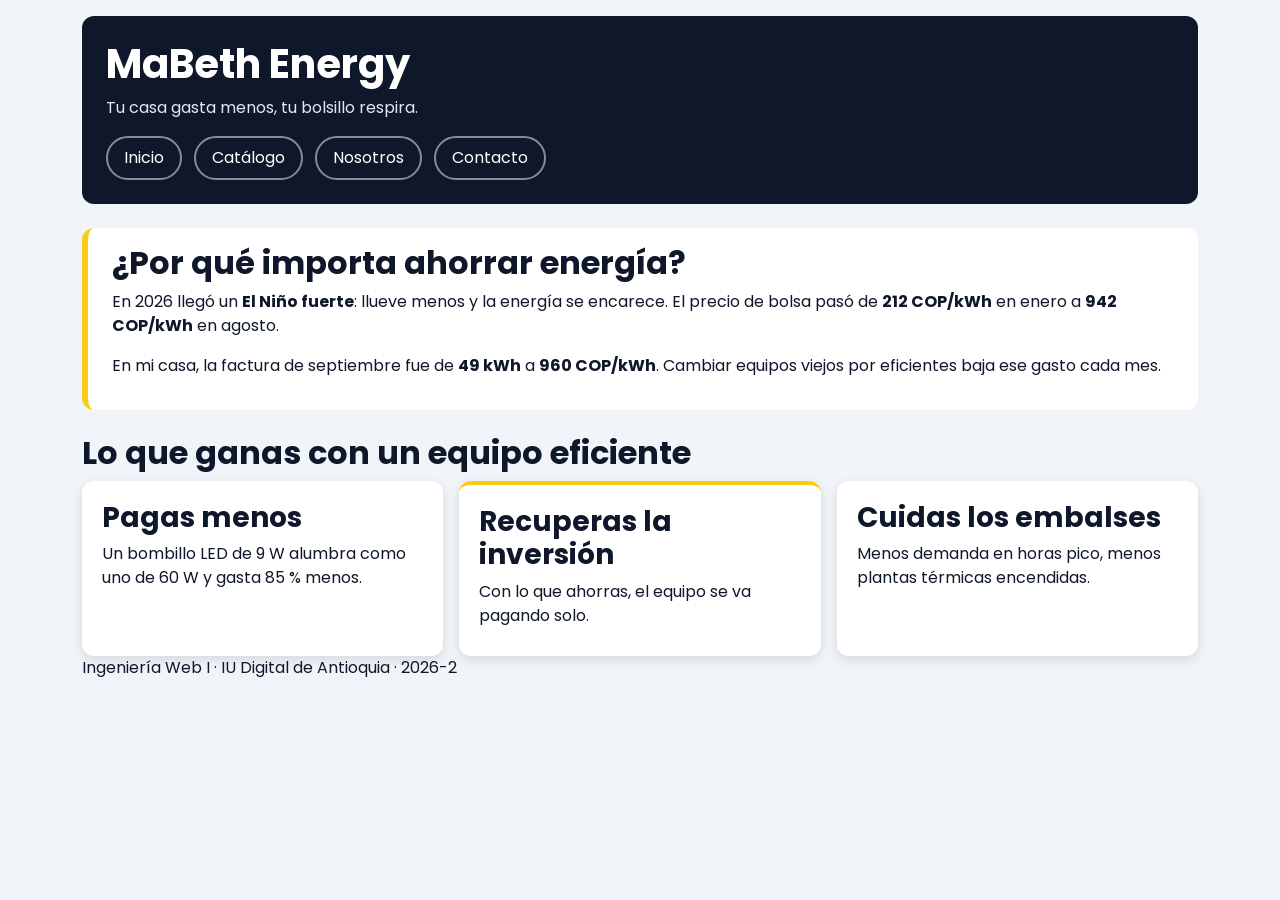
<file: index.html>
<!DOCTYPE html>
<html lang="es">
    <head>
        <meta charset="UTF-8">
        <meta name="viewport" content="width=device-width, initial-scale=1.0">
        <title>Inicio | MaBeth Energy</title>
        <link rel="stylesheet" href="https://cdn.jsdelivr.net/npm/bootstrap@5.3.3/dist/css/bootstrap.min.css">
        <link rel="preconnect" href="https://fonts.googleapis.com">
        <link rel="preconnect" href="https://fonts.gstatic.com" crossorigin>
        <link rel="stylesheet" href="https://fonts.googleapis.com/css2?family=Poppins:wght@400;700&display=swap">
        <link rel="stylesheet" href="css/estilos.css">
    </head>
    <body class="container py-3">
                <header>
            <h1>MaBeth Energy</h1>
            <p>Tu casa gasta menos, tu bolsillo respira.</p>
            <nav>
                <a href="index.html">Inicio</a>
                <a href="catalogo.html">Catálogo</a>
                <a href="nosotros.html">Nosotros</a>
                <a href="contacto.html">Contacto</a>
            </nav>
        </header>
        <main>
            <section id="intro">
                <h2>¿Por qué importa ahorrar energía?</h2>
                <p>En 2026 llegó un <strong>El Niño fuerte</strong>: llueve menos y la energía se encarece. El precio de bolsa pasó de <strong>212 COP/kWh</strong> en enero a <strong>942 COP/kWh</strong> en agosto.</p>
                <p>En mi casa, la factura de septiembre fue de <strong>49 kWh</strong> a <strong>960 COP/kWh</strong>. Cambiar equipos viejos por eficientes baja ese gasto cada mes.</p>
            </section>
            <section>
                <h2>Lo que ganas con un equipo eficiente</h2>
                <div class="tarjetas">
                    <article class="tarjeta">
                        <h3>Pagas menos</h3>
                        <p>Un bombillo LED de 9 W alumbra como uno de 60 W y gasta 85 % menos.</p>
                    </article>
                    <article class="tarjeta">
                        <h3>Recuperas la inversión</h3>
                        <p>Con lo que ahorras, el equipo se va pagando solo.</p>
                    </article>
                    <article class="tarjeta">
                        <h3>Cuidas los embalses</h3>
                        <p>Menos demanda en horas pico, menos plantas térmicas encendidas.</p>
                    </article>
                </div>
            </section>
        </main>
        <footer>
            <p>Ingeniería Web I · IU Digital de Antioquia · 2026-2</p>
        </footer>
    </body>
</html>
</file>
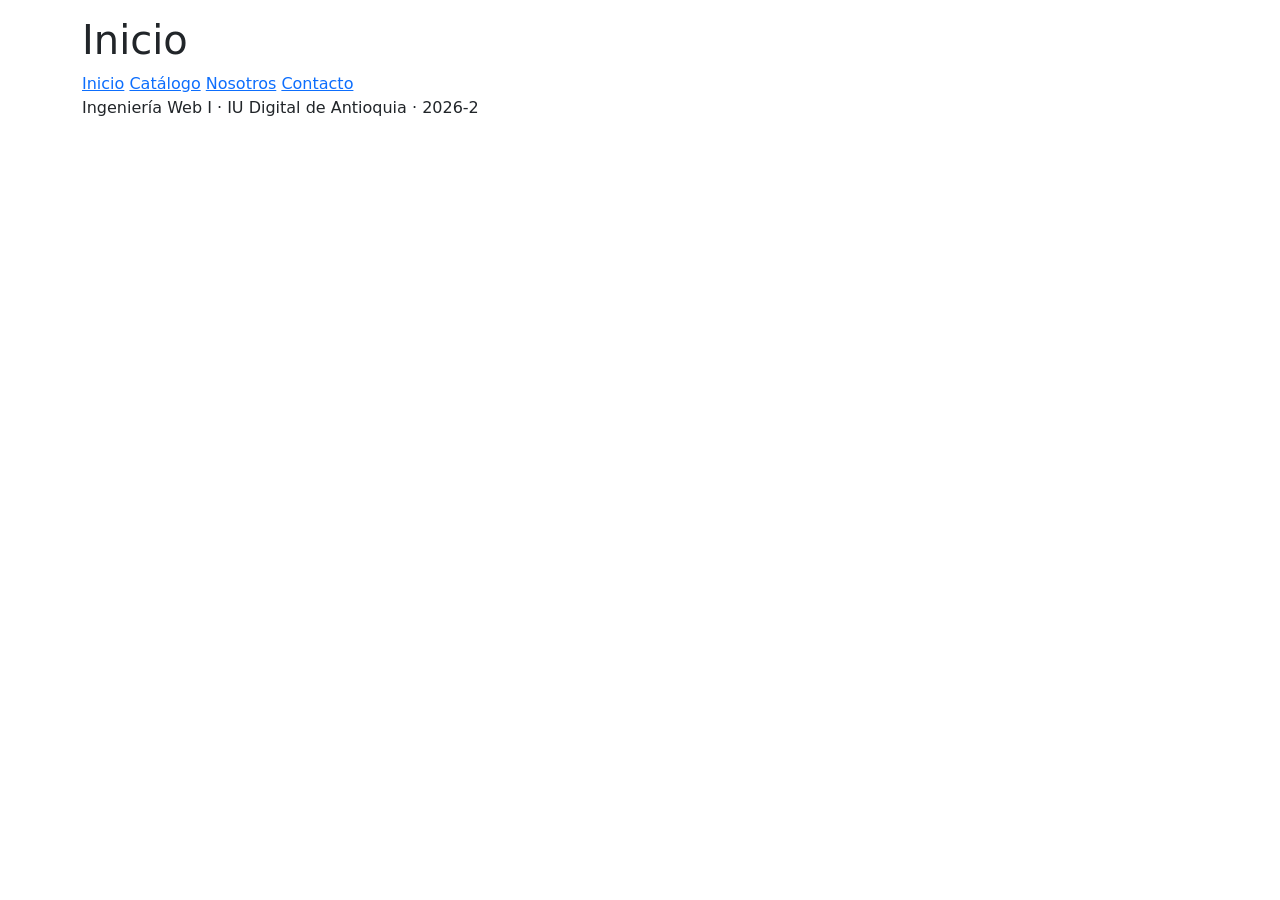
<file: tienda/index.html>
<!DOCTYPE html>
<html lang="es">
    <head>
        <meta charset="UTF-8">
        <meta name="viewport" content="width=device-width, initial-scale=1.0">
        <title>Inicio | MaBeth Energy</title>
        <link rel="stylesheet" href="https://cdn.jsdelivr.net/npm/bootstrap@5.3.3/dist/css/bootstrap.min.css">
        <link rel="stylesheet" href="css/estilos.css">
    </head>
    <body class="container py-3">
        <header>
            <h1>Inicio</h1>
            <nav>
                <a href="index.html">Inicio</a>
                <a href="catalogo.html">Catálogo</a>
                <a href="nosotros.html">Nosotros</a>
                <a href="contacto.html">Contacto</a>
            </nav>
        </header>
        <main>
            <!-- TODO: contenido de Inicio -->
        </main>
        <footer>
            <p>Ingeniería Web I · IU Digital de Antioquia · 2026-2</p>
        </footer>
    </body>
</html>
</file>
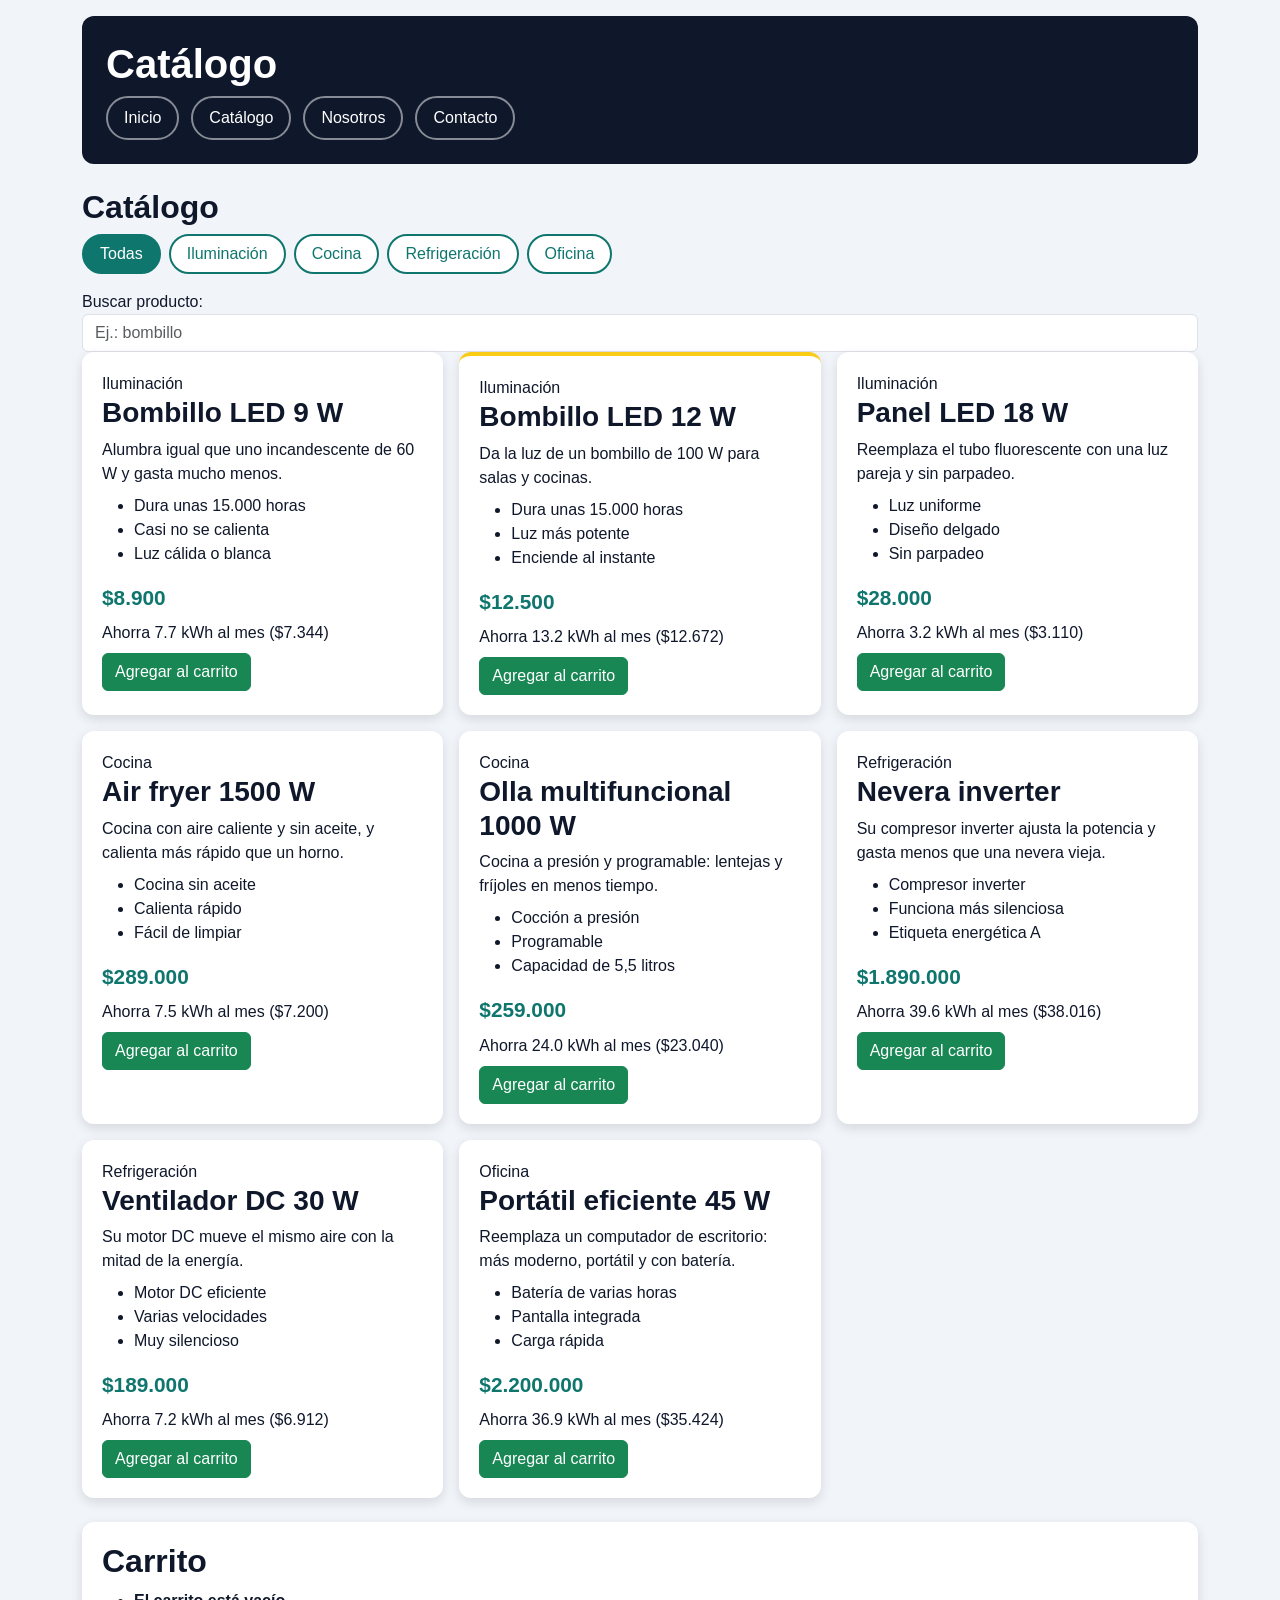
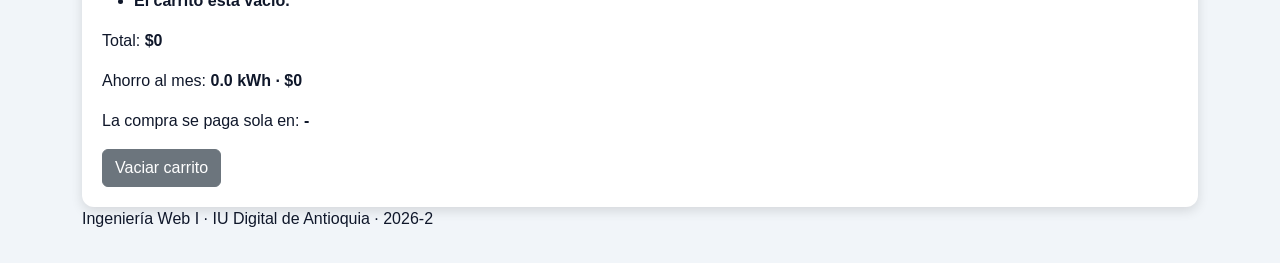
<file: catalogo.html>
<!DOCTYPE html>
<html lang="es">
    <head>
        <meta charset="UTF-8">
        <meta name="viewport" content="width=device-width, initial-scale=1.0">
        <title>Catálogo | MaBeth Energy</title>
        <link rel="stylesheet" href="https://cdn.jsdelivr.net/npm/bootstrap@5.3.3/dist/css/bootstrap.min.css">
        <link rel="stylesheet" href="css/estilos.css">
    </head>
    <body class="container py-3">
        <header>
            <h1>Catálogo</h1>
            <nav>
                <a href="index.html">Inicio</a>
                <a href="catalogo.html">Catálogo</a>
                <a href="nosotros.html">Nosotros</a>
                <a href="contacto.html">Contacto</a>
            </nav>
        </header>
        <main>
            <section>
                <h2>Catálogo</h2>
                <div class="filtros">
                    <button type="button" class="filtro activo" data-categoria="todas">Todas</button>
                    <button type="button" class="filtro" data-categoria="iluminacion">Iluminación</button>
                    <button type="button" class="filtro" data-categoria="cocina">Cocina</button>
                    <button type="button" class="filtro" data-categoria="refrigeracion">Refrigeración</button>
                    <button type="button" class="filtro" data-categoria="oficina">Oficina</button>
                </div>
                <label for="buscador">Buscar producto:</label>
                <input class="form-control" type="text" id="buscador" placeholder="Ej.: bombillo">
                <div id="productos" class="tarjetas"></div>
                </section>
                <section id="carrito">
                    <h2>Carrito</h2>
                    <ul id="lista-carrito"></ul>
                    <p>Total: <strong id="total">$0</strong></p>
                    <p>Ahorro al mes: <strong id="ahorro">0 kWh · $0</strong></p>
                    <p>La compra se paga sola en: <strong id="meses">-</strong></p>
                    <button type="button" id="vaciar" class="btn btn-secondary">Vaciar carrito</button>
                </section>
            </main>
            <footer>
            <p>Ingeniería Web I · IU Digital de Antioquia · 2026-2</p>
        </footer>
        <script src="js/tienda.js"></script>
    </body>
</html>
</file>
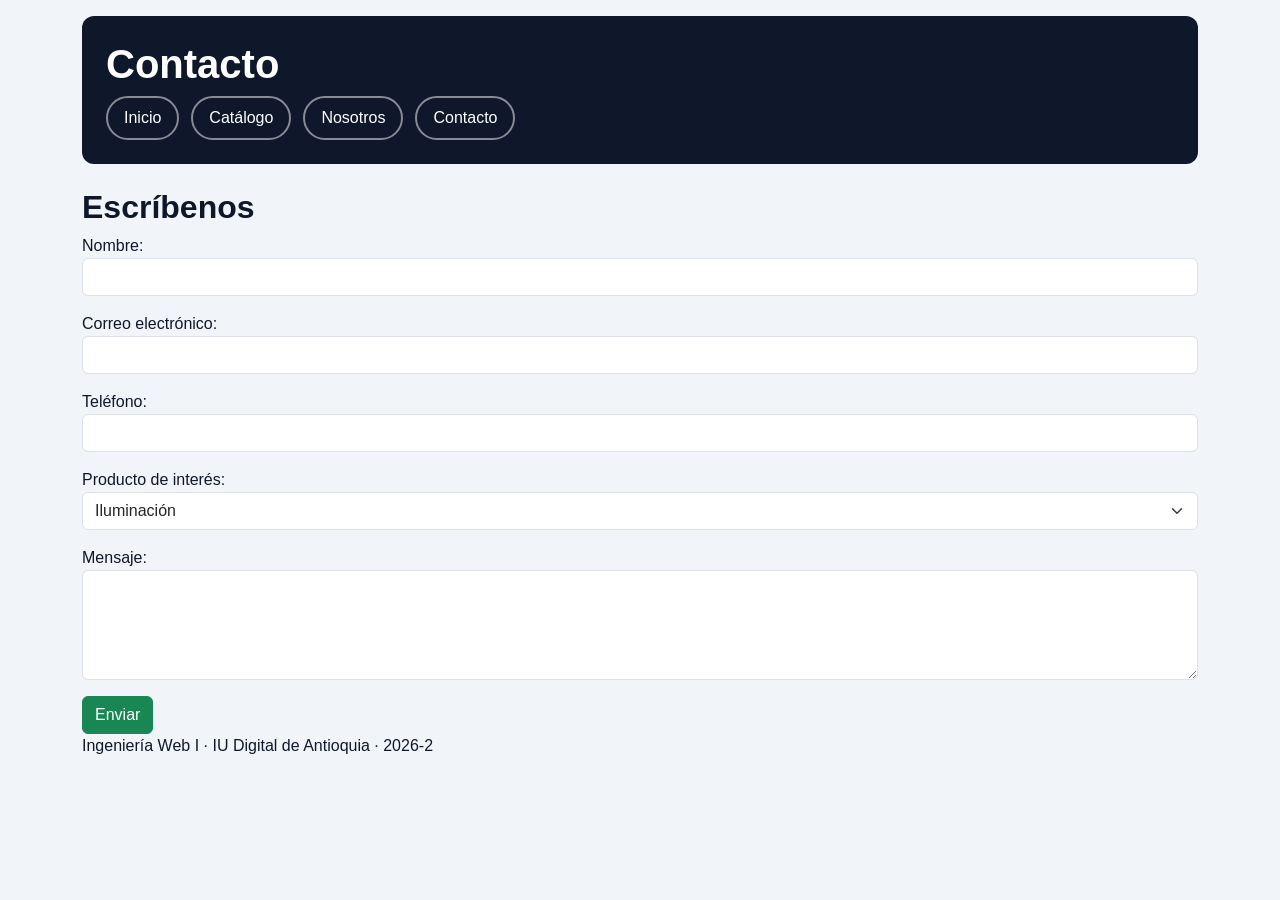
<file: contacto.html>
<!DOCTYPE html>
<html lang="es">
    <head>
        <meta charset="UTF-8">
        <meta name="viewport" content="width=device-width, initial-scale=1.0">
        <title>Contacto | MaBeth Energy</title>
        <link rel="stylesheet" href="https://cdn.jsdelivr.net/npm/bootstrap@5.3.3/dist/css/bootstrap.min.css">
        <link rel="stylesheet" href="css/estilos.css">
    </head>
    <body class="container py-3">
        <header>
            <h1>Contacto</h1>
            <nav>
                <a href="index.html">Inicio</a>
                <a href="catalogo.html">Catálogo</a>
                <a href="nosotros.html">Nosotros</a>
                <a href="contacto.html">Contacto</a>
            </nav>
        </header>
                <main>
            <section>
                <h2>Escríbenos</h2>
                <form action="contacto.html" method="get">
                    <p>
                        <label for="nombre">Nombre:</label>
                        <input class="form-control" type="text" id="nombre" name="nombre" required>
                    </p>
                    <p>
                        <label for="correo">Correo electrónico:</label>
                        <input class="form-control" type="email" id="correo" name="correo" required>
                    </p>
                    <p>
                        <label for="telefono">Teléfono:</label>
                        <input class="form-control" type="tel" id="telefono" name="telefono">
                    </p>
                    <p>
                        <label for="interes">Producto de interés:</label>
                        <select class="form-select" id="interes" name="interes">
                            <option value="iluminacion">Iluminación</option>
                            <option value="cocina">Cocina</option>
                            <option value="refrigeracion">Refrigeración</option>
                            <option value="oficina">Oficina</option>
                        </select>
                    </p>
                    <p>
                        <label for="mensaje">Mensaje:</label>
                        <textarea class="form-control" id="mensaje" name="mensaje" rows="4" required></textarea>
                    </p>
                    <button class="btn btn-success" type="submit">Enviar</button>
                </form>
            </section>
        </main>
        <footer>
            <p>Ingeniería Web I · IU Digital de Antioquia · 2026-2</p>
        </footer>
    </body>
</html>
</file>
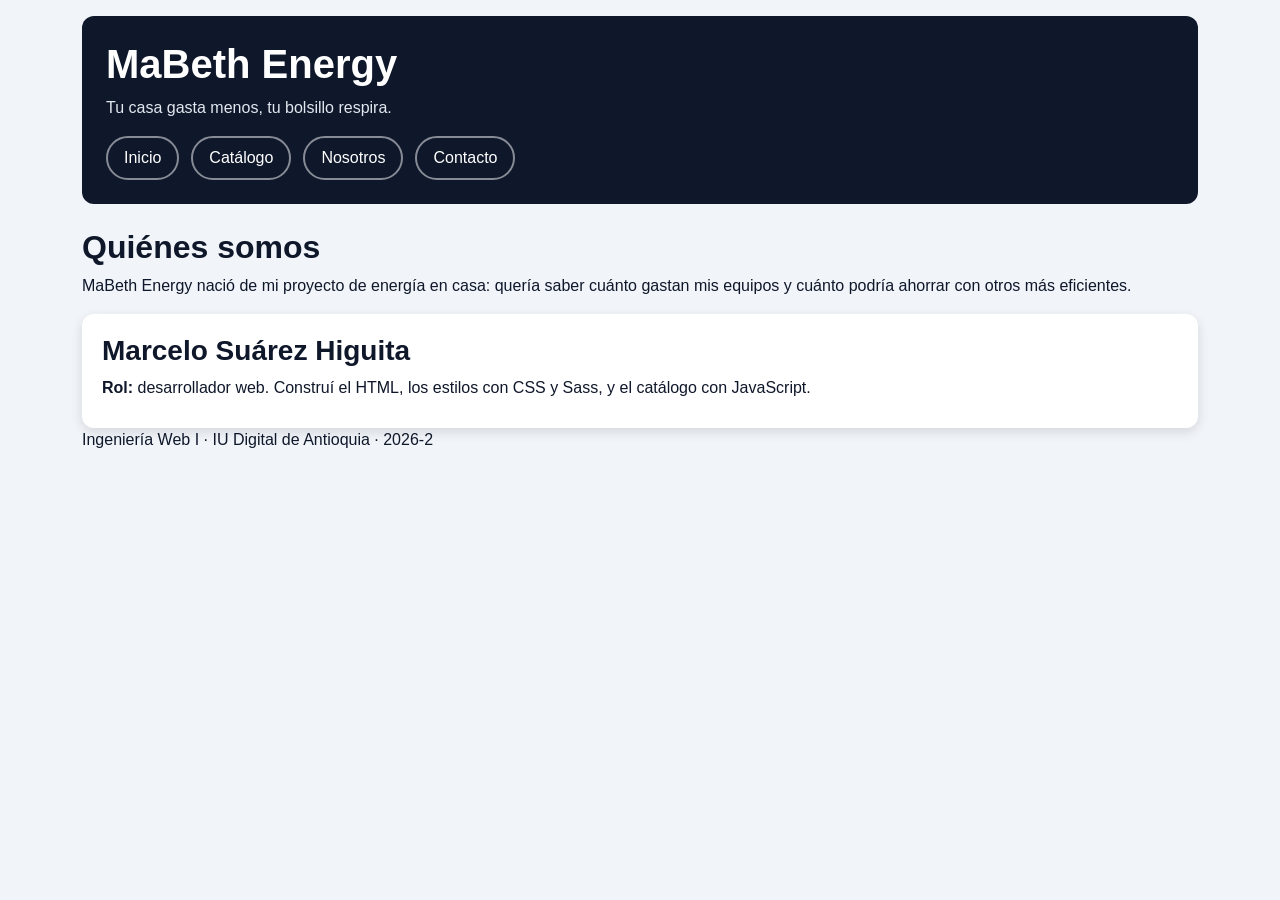
<file: nosotros.html>
<!DOCTYPE html>
<html lang="es">
    <head>
        <meta charset="UTF-8">
        <meta name="viewport" content="width=device-width, initial-scale=1.0">
        <title>Nosotros | MaBeth Energy</title>
        <link rel="stylesheet" href="https://cdn.jsdelivr.net/npm/bootstrap@5.3.3/dist/css/bootstrap.min.css">
        <link rel="stylesheet" href="css/estilos.css">
    </head>
    <body class="container py-3">
              <header>
            <h1>MaBeth Energy</h1>
            <p>Tu casa gasta menos, tu bolsillo respira.</p>
            <nav>
                <a href="index.html">Inicio</a>
                <a href="catalogo.html">Catálogo</a>
                <a href="nosotros.html">Nosotros</a>
                <a href="contacto.html">Contacto</a>
            </nav>
        </header>
        <main>
            <section>
                <h2>Quiénes somos</h2>
                <p>MaBeth Energy nació de mi proyecto de energía en casa: quería saber cuánto gastan mis equipos y cuánto podría ahorrar con otros más eficientes.</p>
                <article class="tarjeta">
                    <h3>Marcelo Suárez Higuita</h3>
                    <p><strong>Rol:</strong> desarrollador web. Construí el HTML, los estilos con CSS y Sass, y el catálogo con JavaScript.</p>
                </article>
            </section>
        </main>
        <footer>
            <p>Ingeniería Web I · IU Digital de Antioquia · 2026-2</p>
        </footer>
    </body>
</html>
</file>
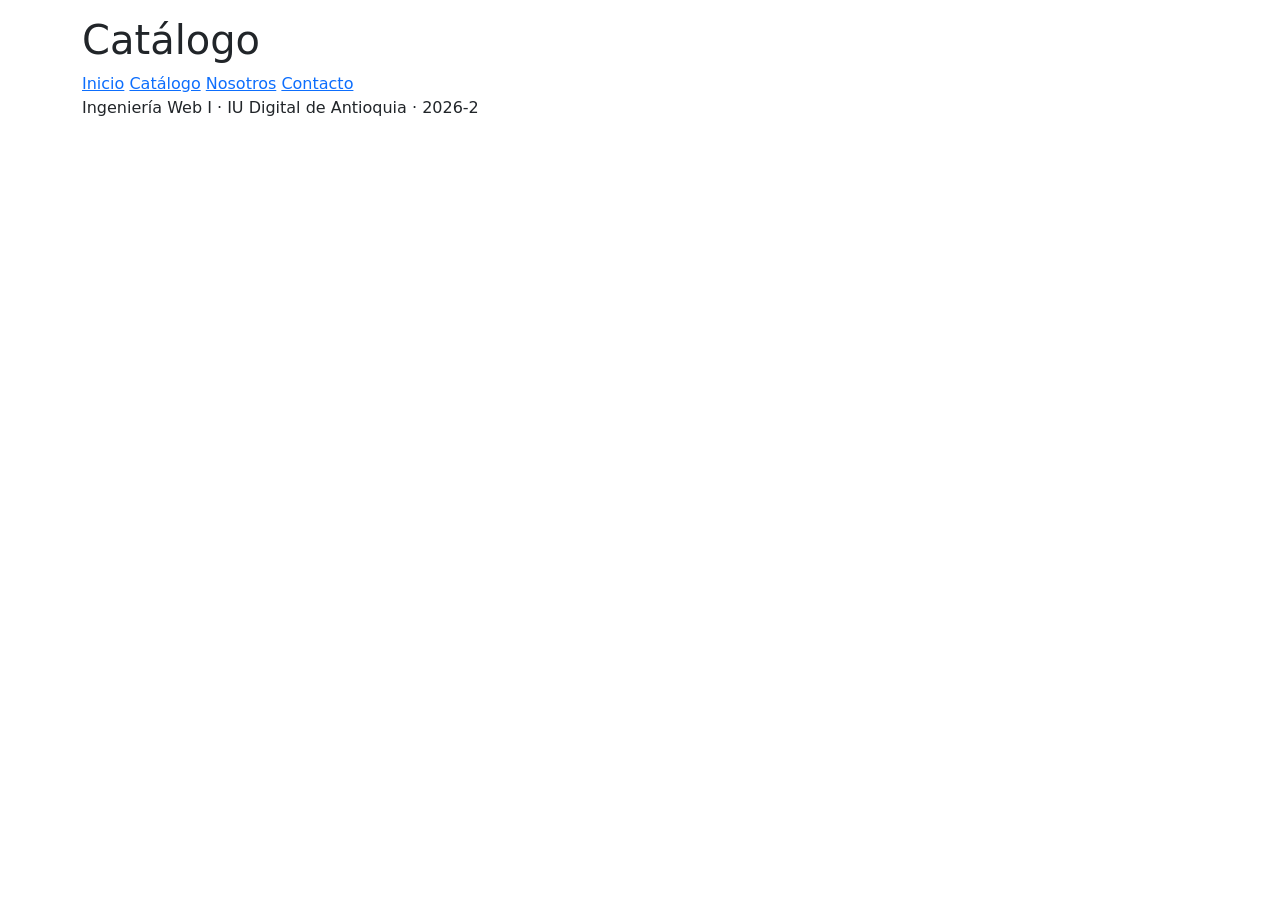
<file: tienda/catalogo.html>
<!DOCTYPE html>
<html lang="es">
    <head>
        <meta charset="UTF-8">
        <meta name="viewport" content="width=device-width, initial-scale=1.0">
        <title>Catálogo | MaBeth Energy</title>
        <link rel="stylesheet" href="https://cdn.jsdelivr.net/npm/bootstrap@5.3.3/dist/css/bootstrap.min.css">
        <link rel="stylesheet" href="css/estilos.css">
    </head>
    <body class="container py-3">
        <header>
            <h1>Catálogo</h1>
            <nav>
                <a href="index.html">Inicio</a>
                <a href="catalogo.html">Catálogo</a>
                <a href="nosotros.html">Nosotros</a>
                <a href="contacto.html">Contacto</a>
            </nav>
        </header>
        <main>
            <!-- TODO: contenido de Catálogo -->
        </main>
        <footer>
            <p>Ingeniería Web I · IU Digital de Antioquia · 2026-2</p>
        </footer>
        <script src="js/tienda.js"></script>
    </body>
</html>
</file>
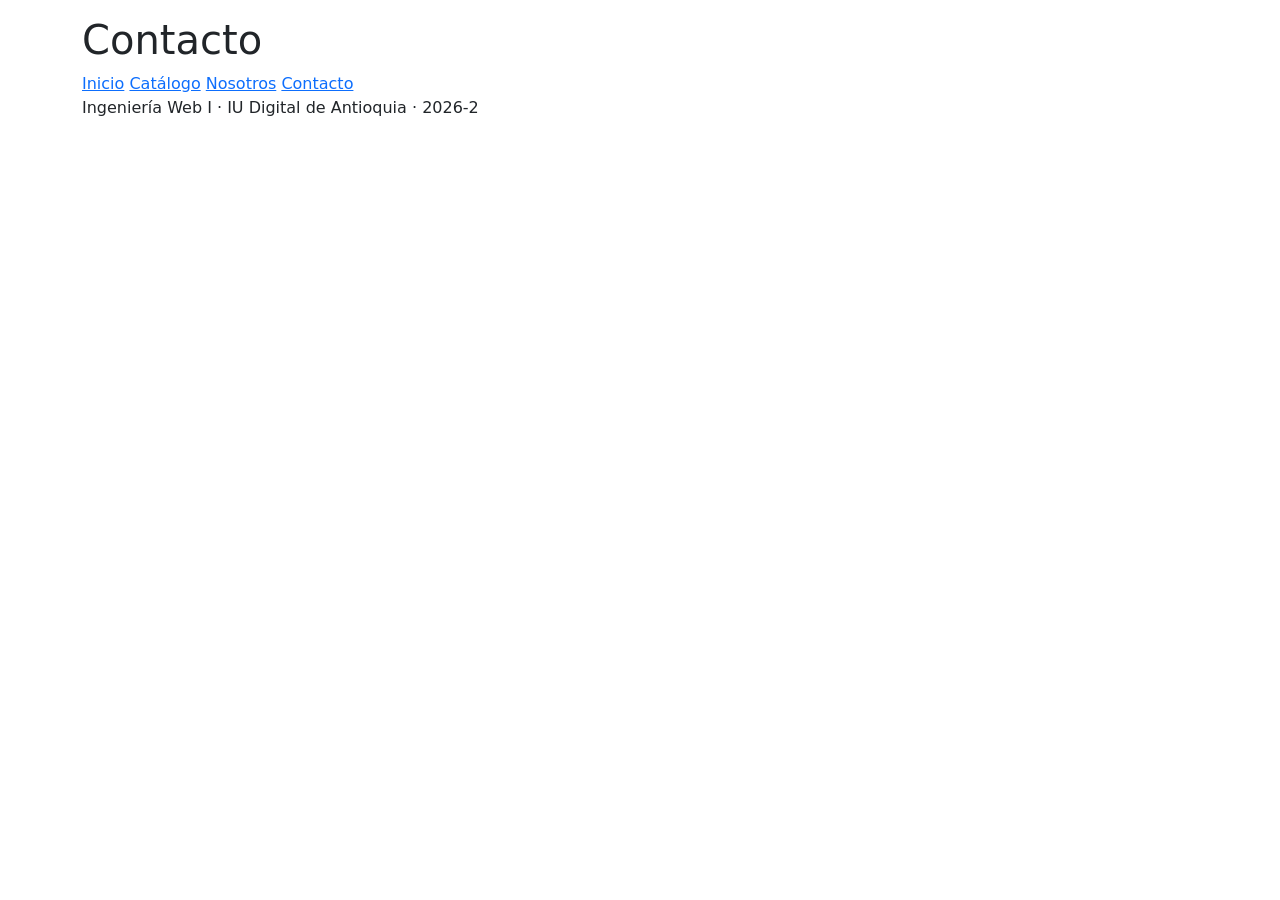
<file: tienda/contacto.html>
<!DOCTYPE html>
<html lang="es">
    <head>
        <meta charset="UTF-8">
        <meta name="viewport" content="width=device-width, initial-scale=1.0">
        <title>Contacto | MaBeth Energy</title>
        <link rel="stylesheet" href="https://cdn.jsdelivr.net/npm/bootstrap@5.3.3/dist/css/bootstrap.min.css">
        <link rel="stylesheet" href="css/estilos.css">
    </head>
    <body class="container py-3">
        <header>
            <h1>Contacto</h1>
            <nav>
                <a href="index.html">Inicio</a>
                <a href="catalogo.html">Catálogo</a>
                <a href="nosotros.html">Nosotros</a>
                <a href="contacto.html">Contacto</a>
            </nav>
        </header>
        <main>
            <!-- TODO: contenido de Contacto -->
        </main>
        <footer>
            <p>Ingeniería Web I · IU Digital de Antioquia · 2026-2</p>
        </footer>
    </body>
</html>
</file>
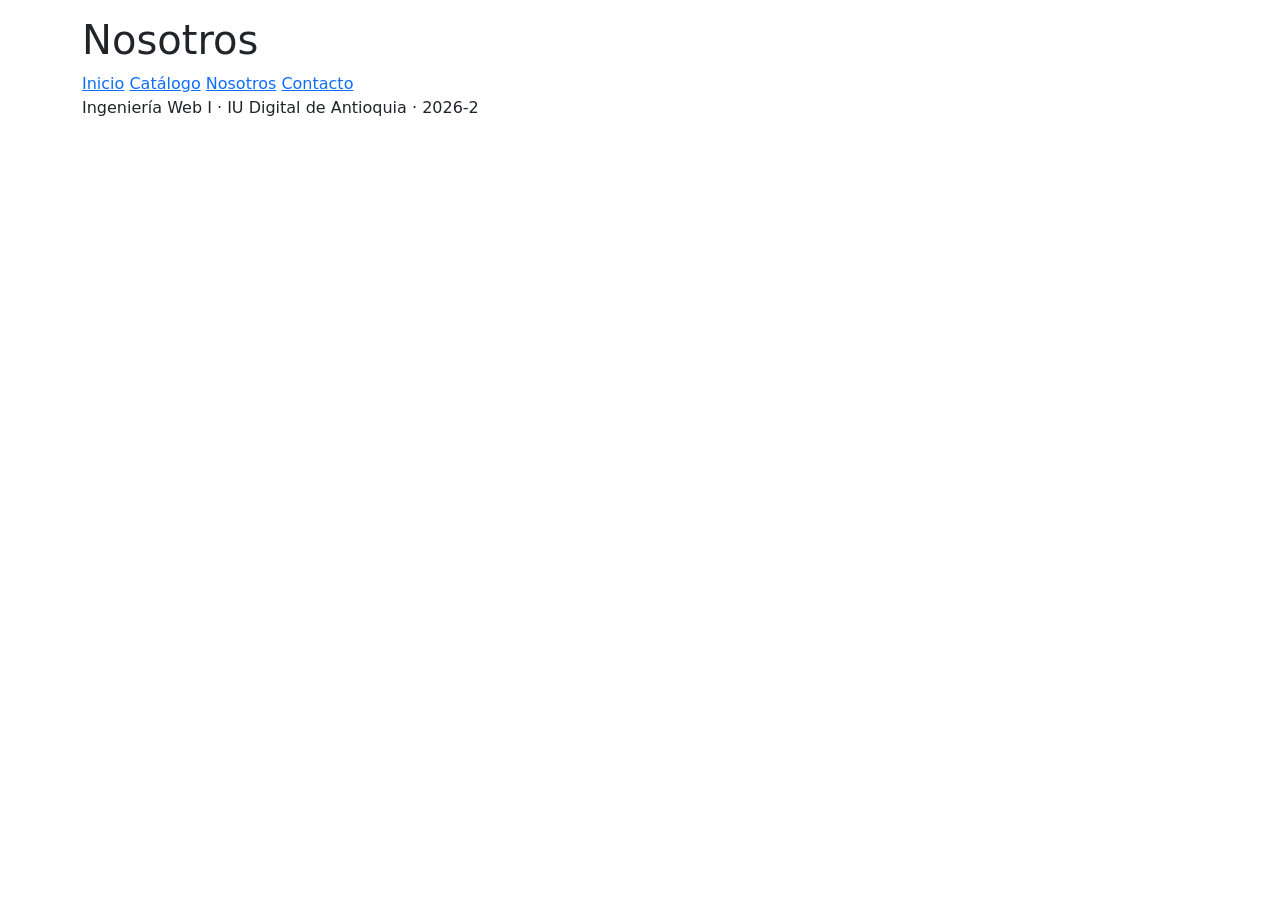
<file: tienda/nosotros.html>
<!DOCTYPE html>
<html lang="es">
    <head>
        <meta charset="UTF-8">
        <meta name="viewport" content="width=device-width, initial-scale=1.0">
        <title>Nosotros | MaBeth Energy</title>
        <link rel="stylesheet" href="https://cdn.jsdelivr.net/npm/bootstrap@5.3.3/dist/css/bootstrap.min.css">
        <link rel="stylesheet" href="css/estilos.css">
    </head>
    <body class="container py-3">
        <header>
            <h1>Nosotros</h1>
            <nav>
                <a href="index.html">Inicio</a>
                <a href="catalogo.html">Catálogo</a>
                <a href="nosotros.html">Nosotros</a>
                <a href="contacto.html">Contacto</a>
            </nav>
        </header>
        <main>
            <!-- TODO: contenido de Nosotros -->
        </main>
        <footer>
            <p>Ingeniería Web I · IU Digital de Antioquia · 2026-2</p>
        </footer>
    </body>
</html>
</file>
<file: css/estilos.css>
:root {
  --color-principal: #0F172A;
  --color-acento: #0F766E;
  --color-precio: #FACC15;
  --color-fondo: #F1F5F9;
}

body {
  background-color: #F1F5F9;
  color: #0F172A;
  font-family: "Poppins", sans-serif;
}

header {
  background-color: #0F172A;
  color: white;
  padding: 24px;
  border-radius: 12px;
  margin-bottom: 24px;
}

nav {
  display: flex;
  flex-wrap: wrap;
  gap: 12px;
}
nav a {
  color: white;
  text-decoration: none;
  padding: 8px 16px;
  border: 2px solid rgba(255, 255, 255, 0.5);
  border-radius: 999px;
  transition: 0.3s;
}
nav a:hover {
  background-color: #FACC15;
  color: #0F172A;
}

.tarjetas {
  display: grid;
  grid-template-columns: repeat(3, 1fr);
  gap: 16px;
}

.tarjeta {
  background-color: white;
  padding: 20px;
  border-radius: 12px;
  box-shadow: 0 4px 12px rgba(0, 0, 0, 0.12);
  transition: transform 0.3s;
}
.tarjeta:hover {
  transform: translateY(-6px);
}

.filtros {
  display: flex;
  flex-wrap: wrap;
  gap: 8px;
  margin-bottom: 16px;
}

.filtro {
  border: 2px solid #0F766E;
  background-color: white;
  color: #0F766E;
  border-radius: 999px;
  padding: 6px 16px;
  transition: 0.3s;
}
.filtro.activo {
  background-color: #0F766E;
  color: white;
}

.precio {
  color: #0F766E;
  font-size: 1.3rem;
  font-weight: 700;
}

#carrito {
  background-color: white;
  padding: 20px;
  border-radius: 12px;
  box-shadow: 0 4px 12px rgba(0, 0, 0, 0.12);
  margin-top: 24px;
}

#intro {
  background-color: white;
  padding: 16px 24px;
  margin-bottom: 24px;
  border-left: 6px solid #FACC15;
  border-radius: 12px;
}

.form-control:focus {
  border-color: #0F766E;
  box-shadow: 0 0 0 3px rgba(15, 118, 110, 0.3);
}

h1, h2, h3 {
  color: #0F172A;
  font-weight: 700;
}

header h1 {
  color: white;
}

header p {
  color: #E2E8F0;
}

.tarjeta > p {
  margin-bottom: 8px;
}

a[target=_blank] {
  color: #0F766E;
  font-weight: 700;
}

.tarjetas .tarjeta:nth-child(2) {
  border-top: 4px solid #FACC15;
}

#carrito li:first-child {
  font-weight: 700;
}

@media (max-width: 576px) {
  nav {
    flex-direction: column;
  }
  .tarjetas {
    grid-template-columns: 1fr;
  }
}

/*# sourceMappingURL=estilos.css.map */
</file>
<file: tienda/css/estilos.css>
/* Estilos compilados desde scss/estilos.scss con: npx sass scss/estilos.scss css/estilos.css */
</file>
